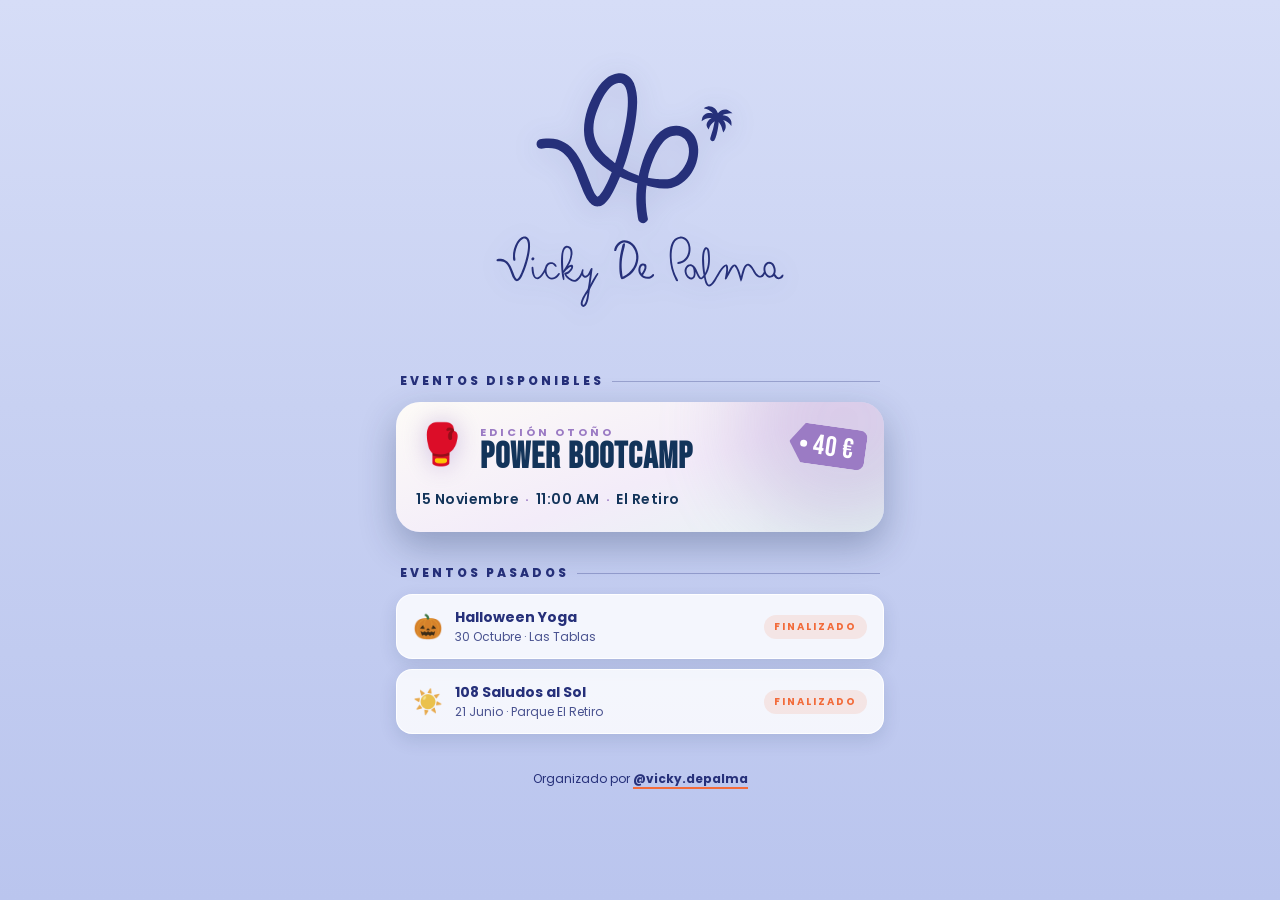
<file: index.html>
<!DOCTYPE html>
<html lang="es">
<head>
<meta charset="UTF-8">
<meta name="viewport" content="width=device-width, initial-scale=1.0">
<title>Vicky De Palma · Eventos</title>
<link href="https://fonts.googleapis.com/css2?family=Bebas+Neue&family=Poppins:wght@400;500;600;700;800&display=swap" rel="stylesheet">
<style>
  * { margin: 0; padding: 0; box-sizing: border-box; }

  body {
    font-family: 'Poppins', sans-serif;
    min-height: 100vh;
    color: #26307A;
    background:
      linear-gradient(180deg, #D6DDF7 0%, #C8D1F2 45%, #BAC5EE 100%);
    background-attachment: fixed;
  }

  .wrap { max-width: 520px; margin: 0 auto; padding: 40px 16px 48px; }

  header { text-align: center; margin-bottom: 32px; }
  .logo {
    display: block; width: min(300px, 78%); height: auto; margin: 0 auto 14px;
    filter: drop-shadow(0 4px 14px rgba(38,48,122,0.15));
    animation: float 6s ease-in-out infinite;
  }
  @keyframes float { 0%,100% { transform: translateY(0); } 50% { transform: translateY(-6px); } }

  .section-title {
    font-size: 12px; font-weight: 800; letter-spacing: 3px; text-transform: uppercase;
    color: #26307A; margin: 0 4px 12px; display: flex; align-items: center; gap: 8px;
  }
  .section-title::after { content: ''; flex: 1; height: 1px; background: rgba(38,48,122,0.3); }

  .events { display: flex; flex-direction: column; gap: 16px; margin-bottom: 32px; }

  .event {
    position: relative; overflow: hidden; display: block; text-decoration: none;
    border-radius: 24px; padding: 22px 20px;
    color: var(--text); background: var(--bg);
    box-shadow: 0 14px 36px rgba(20,40,80,0.30);
    animation: rise .5s ease both;
    transition: transform .15s, box-shadow .15s;
  }
  .event:hover, .event:focus-visible { transform: translateY(-3px); box-shadow: 0 18px 40px rgba(20,40,80,0.36), 0 0 0 3px var(--glow); outline: none; }
  .event:active { transform: translateY(-1px); }
  /* Evento pospuesto: tarjeta en gris, sin enlace, con cinta de "obras" */
  .event.pospuesto { cursor: default; --bg: linear-gradient(160deg, #F2F2F4 0%, #DCDCE2 100%); --text: #55565E; --accent: #8A8B94; --glow: transparent; --btn-hover-text: #FFFFFF; }
  .event.pospuesto:hover, .event.pospuesto:active { transform: none; box-shadow: 0 14px 36px rgba(20,40,80,0.30); }
  .event.pospuesto > :not(.cinta) { filter: grayscale(1); opacity: .75; }
  .cinta {
    position: relative; margin: 18px -30px 0; padding: 7px 0; transform: rotate(-3deg);
    background: repeating-linear-gradient(-45deg, #FFD23F 0 16px, #1E1E1E 16px 32px);
    box-shadow: 0 4px 12px rgba(0,0,0,0.25); text-align: center;
  }
  .cinta span {
    display: inline-block; padding: 4px 14px 2px; background: #FFD23F; color: #1E1E1E;
    font-family: 'Bebas Neue', sans-serif; font-size: 22px; letter-spacing: 2px; line-height: 1;
  }
  .event:nth-child(2) { animation-delay: .08s; }
  .event:nth-child(3) { animation-delay: .16s; }
  @keyframes rise { from { opacity: 0; transform: translateY(14px); } to { opacity: 1; transform: none; } }

  .event::before {
    content: ''; position: absolute; width: 220px; height: 220px; border-radius: 50%;
    top: -90px; right: -70px; background: var(--accent); opacity: .28; filter: blur(40px);
  }

  .event-top { position: relative; display: flex; align-items: flex-start; gap: 14px; }
  .event-emoji { font-size: 40px; line-height: 1; filter: drop-shadow(0 0 12px var(--glow)); }
  .event-kicker { font-size: 11px; font-weight: 700; letter-spacing: 3px; text-transform: uppercase; color: var(--accent); }
  .event-name { font-family: 'Bebas Neue', sans-serif; font-size: 36px; line-height: .95; letter-spacing: 1px; }

  .event-info { position: relative; margin: 14px 0 0; font-size: clamp(12px, 3.6vw, 14px); font-weight: 600; letter-spacing: .5px; }
  .event-info .item { white-space: nowrap; }
  .event-info .sep { color: var(--accent); margin: 0 6px; }

  .event-top.con-precio { padding-right: 96px; }

  /* Precio como etiqueta (price tag) */
  .event-tag {
    position: absolute; top: 24px; right: 18px; z-index: 1;
    transform: rotate(8deg);
    padding: 7px 12px 5px 24px;
    font-family: 'Bebas Neue', sans-serif; font-size: 28px; line-height: 1; letter-spacing: 1px;
    color: var(--btn-hover-text); background: var(--accent);
    border-radius: 4px 8px 8px 4px;
    clip-path: polygon(14px 0, 100% 0, 100% 100%, 14px 100%, 0 50%);
  }
  .event-tag::before {
    content: ''; position: absolute; left: 11px; top: 50%; width: 7px; height: 7px; margin-top: -3.5px;
    border-radius: 50%; background: var(--btn-hover-text);
  }


  /* Early bird: la etiqueta muestra el precio rebajado y una franja explica hasta cuándo */
  .eb-strip { position: relative; display: inline-flex; align-items: baseline; gap: 6px; margin-top: 12px; padding: 5px 12px; border-radius: 100px; border: 1.5px dashed var(--accent); font-size: 12px; font-weight: 600; }
  .eb-strip b { color: var(--accent); letter-spacing: 1.5px; text-transform: uppercase; font-size: 11px; }

  /* Past events: compact and muted */
  .past { display: flex; flex-direction: column; gap: 10px; }
  .past-item {
    display: flex; align-items: center; gap: 12px;
    padding: 12px 16px; border-radius: 16px;
    background: rgba(255,255,255,0.82); border: 1.5px solid rgba(255,255,255,0.9); box-shadow: 0 6px 18px rgba(20,40,80,0.12);
  }
  .past-item .e { font-size: 24px; filter: grayscale(.3); }
  .past-item .n { font-weight: 700; font-size: 14px; }
  .past-item .d { font-size: 12px; color: #4a5390; }
  .past-item .tag {
    margin-left: auto; font-size: 10px; font-weight: 700; letter-spacing: 2px; text-transform: uppercase;
    color: #F26B3A; background: rgba(242,107,58,0.12); padding: 4px 10px; border-radius: 100px;
  }

  .empty {
    text-align: center; padding: 28px 20px; border-radius: 24px;
    background: rgba(255,255,255,0.8); border: 1.5px dashed rgba(38,48,122,0.35);
    color: #4a5390; font-weight: 500;
  }
  .empty strong { display: block; font-size: 16px; color: #26307A; margin-bottom: 4px; }

  footer { text-align: center; margin-top: 36px; font-size: 12px; color: #26307A; }
  footer a { color: #26307A; font-weight: 700; text-decoration: none; border-bottom: 2px solid #F26B3A; }
  footer a:hover { color: #F26B3A; }
</style>
</head>
<body>
<div class="wrap">
  <header>
    <h1><img class="logo" src="vickydepalma-azul.svg" alt="Vicky De Palma"></h1>
  </header>

  <h2 class="section-title">Eventos disponibles</h2>
  <div class="events" id="active"></div>

  <div id="past-section">
    <h2 class="section-title">Eventos pasados</h2>
    <div class="past" id="past"></div>
  </div>

  <footer>
    Organizado por
    <a href="https://instagram.com/vicky.depalma" target="_blank" rel="noopener">@vicky.depalma</a>
  </footer>
</div>

<script>
/* =========================================================
   LISTA DE EVENTOS
   Para añadir un evento: copia un bloque, cambia los datos
   y pon "activo: true". "precio" es opcional. "earlyBird" también:
   { precio: "15 €", hasta: "2026-10-10" } (hasta ese día incluido, hora de Madrid). Para cerrarlo, "activo: false"
   (pasa automáticamente a "Eventos pasados"; para cerrar también su formulario,
   pon "finalizado: true" en el EVENTO de su carpeta). Si se pospone, "pospuesto: true": la tarjeta deja de llevar
   al formulario, la fecha pasa a "Próximamente" y sale el aviso "Pospuesto hasta nuevo aviso".
   "carpeta" es el nombre de la carpeta en el repo.
   ========================================================= */
const EVENTOS = [
  {
    carpeta: "power-bootcamp",
    activo: true,
    emoji: "🥊",
    tipo: "Edición otoño",
    nombre: "Power Bootcamp",
    fecha: "15 Noviembre",
    hora: "11:00 AM",
    lugar: "El Retiro",
    precio: "40 €",
    tema: "otono"
  },
  {
    carpeta: "halloween-yoga",
    activo: false,
    emoji: "🎃",
    tipo: "Clase especial",
    nombre: "Halloween Yoga",
    fecha: "30 Octubre",
    hora: "6:15 PM",
    lugar: "Las Tablas",
    precio: "20 €",
    earlyBird: { precio: "15 €", hasta: "2026-10-10" },
    tema: "halloween"
  },
  {
    carpeta: "108-saludos-al-sol",
    activo: false,
    emoji: "☀️",
    tipo: "2ª Edición",
    nombre: "108 Saludos al Sol",
    fecha: "21 Junio",
    hora: "10:00 AM",
    lugar: "Parque El Retiro",
    tema: "verano"
  }
];

/* Paletas de cada tema (puedes crear nuevas) */
const TEMAS = {
  otono: {
    "--bg": "linear-gradient(160deg, #FDFBF7 0%, #F3ECF9 55%, #E6F4F3 100%)",
    "--text": "#13345A", "--accent": "#9B7BC4", "--glow": "rgba(155,123,196,0.45)",
    "--btn-bg": "#13345A", "--btn-text": "#FFFFFF", "--btn-border": "#13345A",
    "--btn-hover-bg": "#9B7BC4", "--btn-hover-text": "#FFFFFF"
  },
  halloween: {
    "--bg": "linear-gradient(160deg, #221e1a 0%, #141210 100%)",
    "--text": "#EFE3CF", "--accent": "#FF7A1A", "--glow": "rgba(255,122,26,0.45)",
    "--btn-bg": "#141210", "--btn-text": "#FF7A1A", "--btn-border": "#FF7A1A",
    "--btn-hover-bg": "#FF7A1A", "--btn-hover-text": "#141210"
  },
  verano: {
    "--bg": "linear-gradient(160deg, #FF6B47 0%, #FFD93D 40%, #4ECDC4 80%, #A8E6CF 100%)",
    "--text": "#FFFFFF", "--accent": "#FFFFFF", "--glow": "rgba(255,217,61,0.6)",
    "--btn-bg": "#FFFFFF", "--btn-text": "#E05A30", "--btn-border": "#FFFFFF",
    "--btn-hover-bg": "#FFF4E8", "--btn-hover-text": "#E05A30"
  }
};

// Early bird vigente si hoy (en Madrid) es como mucho el día "hasta"
const hoyMadrid = new Date().toLocaleDateString('sv-SE', { timeZone: 'Europe/Madrid' });
const earlyBird = e => e.earlyBird && hoyMadrid <= e.earlyBird.hasta ? e.earlyBird : null;
const diaMes = f => new Date(f + 'T12:00:00Z').toLocaleDateString('es-ES', { day: 'numeric', month: 'long', timeZone: 'UTC' });

const esc = s => String(s).replace(/[&<>"']/g, c => ({'&':'&amp;','<':'&lt;','>':'&gt;','"':'&quot;',"'":'&#39;'}[c]));

// Ordenados por fecha ("14 Noviembre"); los pospuestos van al final
const MESES = ['enero','febrero','marzo','abril','mayo','junio','julio','agosto','septiembre','octubre','noviembre','diciembre'];
const orden = e => { const [d, m] = String(e.fecha).toLowerCase().split(/\s+/); return MESES.indexOf(m) * 100 + (parseInt(d) || 0); };
const activos = EVENTOS.filter(e => e.activo).sort((a, b) => !!a.pospuesto - !!b.pospuesto || orden(a) - orden(b));
const pasados = EVENTOS.filter(e => !e.activo);

const activeEl = document.getElementById('active');
if (activos.length === 0) {
  activeEl.innerHTML = `<div class="empty"><strong>Pronto habrá nuevos eventos ✨</strong>Sígueme en Instagram para enterarte.</div>`;
} else {
  activos.forEach(e => {
    const card = document.createElement(e.pospuesto ? 'div' : 'a');
    card.className = e.pospuesto ? 'event pospuesto' : 'event';
    if (!e.pospuesto) {
      card.href = `./${encodeURIComponent(e.carpeta)}/`;
      card.setAttribute('aria-label', `Apuntarme a ${e.nombre}`);
    }
    if (!e.pospuesto) Object.entries(TEMAS[e.tema] || TEMAS.verano).forEach(([k, v]) => card.style.setProperty(k, v));
    const eb = earlyBird(e);
    const precio = eb ? eb.precio : e.precio;
    const tag = precio ? `<div class="event-tag">${esc(precio)}</div>` : '';
    const extra = e.pospuesto ? `<div class="cinta"><span>Pospuesto hasta nuevo aviso</span></div>`
      : eb ? `<p class="eb-strip"><b>Early bird</b> hasta el ${esc(diaMes(eb.hasta))} · luego ${esc(e.precio)}</p>` : '';
    const info = e.pospuesto ? ['Próximamente', e.lugar] : [e.fecha, e.hora, e.lugar];
    card.innerHTML = `
      ${tag}
      <div class="event-top${precio ? ' con-precio' : ''}">
        <span class="event-emoji">${esc(e.emoji)}</span>
        <div>
          <p class="event-kicker">${esc(e.tipo)}</p>
          <h3 class="event-name">${esc(e.nombre)}</h3>
        </div>
      </div>
      <p class="event-info">${info.filter(Boolean).map(x => `<span class="item">${esc(x)}</span>`).join('<span class="sep">·</span><wbr>')}</p>${extra}`;
    activeEl.appendChild(card);
  });
}

if (pasados.length === 0) {
  document.getElementById('past-section').style.display = 'none';
} else {
  const pastEl = document.getElementById('past');
  pasados.forEach(e => {
    const row = document.createElement('div');
    row.className = 'past-item';
    row.innerHTML = `
      <span class="e">${esc(e.emoji)}</span>
      <div><div class="n">${esc(e.nombre)}</div><div class="d">${esc(e.fecha)} · ${esc(e.lugar)}</div></div>
      <span class="tag">Finalizado</span>`;
    pastEl.appendChild(row);
  });
}
</script>
</body>
</html>
</file>
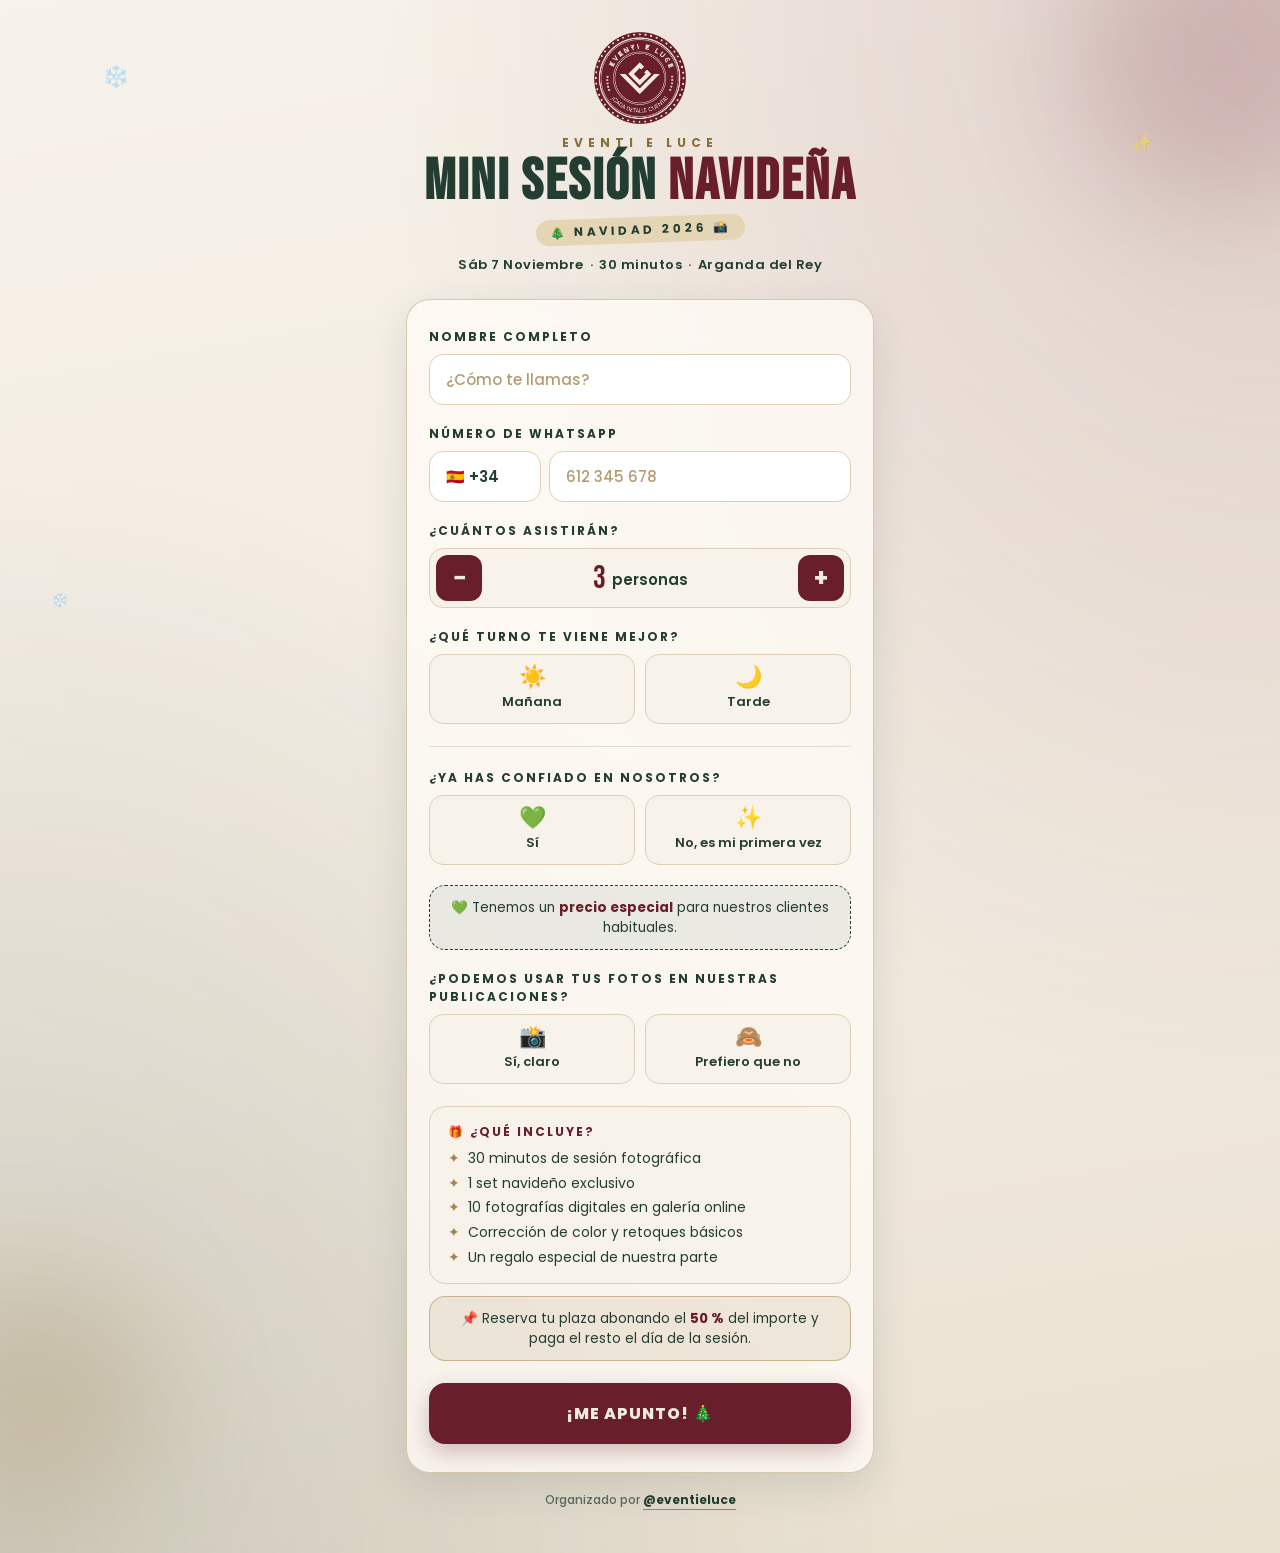
<file: mini-sesion-navidena/index.html>
<!DOCTYPE html>
<html lang="es">
<head>
<meta charset="UTF-8">
<meta name="viewport" content="width=device-width, initial-scale=1.0">
<title>Mini sesión navideña · Eventi e Luce</title>
<link href="https://fonts.googleapis.com/css2?family=Bebas+Neue&family=Poppins:wght@400;500;600;700;800&display=swap" rel="stylesheet">
<link rel="stylesheet" href="../assets/forms.css">
<style>
  /* Paleta navideña clásica: burdeos, verde abeto, marfil y oro viejo */
  :root {
    --page-bg: #F1EADF;
    --wrap-bg:
      radial-gradient(ellipse at 100% 0%, rgba(104,31,43,0.16) 0%, transparent 50%),
      radial-gradient(ellipse at 0% 100%, rgba(36,61,50,0.16) 0%, transparent 50%),
      linear-gradient(170deg, #F7F2EA 0%, #F1EADF 60%, #EAE0D0 100%);
    --ink: #243D32;
    --accent: #681F2B;
    --accent-strong: #8A6D3B;
    --on-accent: #F1EADF;
    --highlight: #E4D5B5;

    --blob1: #681F2B; --blob1-opacity: 0.16;
    --blob2: #A18450; --blob2-opacity: 0.25;

    --card-bg: rgba(255,252,247,0.78);
    --card-border: rgba(161,132,80,0.40);
    --card-shadow: 0 14px 40px rgba(36,61,50,0.12);
    --input-bg: #FFFFFF;
    --input-border: #DCCFB6;
    --input-text: #243D32;
    --placeholder: #A18450;
    --focus-ring: rgba(104,31,43,0.20);
    --option-bg: #F8F3EA;
    --option-border: #DCCFB6;
    --option-hover: #EFE6D6;
    --option-shadow: 0 6px 18px rgba(104,31,43,0.35);
    --divider: rgba(36,61,50,0.14);

    --btn-bg: #681F2B;
    --btn-text: #F1EADF;
    --btn-border: #681F2B;
    --btn-shadow: 0 8px 22px rgba(104,31,43,0.28);
    --btn-hover-bg: #243D32;
    --btn-hover-text: #F1EADF;
    --btn-hover-shadow: 0 10px 28px rgba(36,61,50,0.35);
    --spinner: #F1EADF;
    --spinner-track: rgba(241,234,223,0.35);

    --footer-text: rgba(36,61,50,0.7);
    --footer-underline: #A18450;
    --footer-hover: #681F2B;
    --success-title: #681F2B;
    --link-underline: rgba(161,132,80,0.6);
    --box-bg: #F8F3EA;
    --box-border: #DCCFB6;
    --box-strong: #681F2B;

    --picker-border: #DCCFB6;
    --picker-hover: #F8F3EA;

    --deco-opacity: 0.6;
    --deco-anim: snow 8s ease-in-out infinite;
  }

  @keyframes snow {
    0%,100% { transform: translate(0,0) rotate(-8deg); }
    50% { transform: translate(6px,14px) rotate(8deg); }
  }

  /* Logo de Eventi e Luce (recoloreado en burdeos) en lugar del emoji grande */
  .logo { display: block; width: 92px; height: 92px; margin: 0 auto 10px; }
  .title { font-size: 58px; }
  .edition { background: var(--highlight); color: #243D32; }

  .incluye { margin-top: 22px; padding: 16px 18px; border-radius: 16px; background: #F8F3EA; border: 1.5px solid #DCCFB6; text-align: left; }
  .incluye-titulo { margin: 0 0 8px; font-size: 12px; font-weight: 700; letter-spacing: 2px; text-transform: uppercase; color: #681F2B; }
  .incluye ul { list-style: none; display: grid; gap: 5px; font-size: 14px; line-height: 1.4; color: #243D32; }
  .incluye li::before { content: '✦'; color: #A18450; margin-right: 8px; }

  .nota { margin-top: 12px; padding: 12px 16px; border-radius: 16px; font-size: 13.5px; line-height: 1.45; text-align: center; }
  .nota.verde { background: rgba(36,61,50,0.08); border: 1.5px dashed #243D32; color: #243D32; }
  .nota.oro { background: rgba(161,132,80,0.14); border: 1.5px solid rgba(161,132,80,0.5); color: #243D32; }
  .nota strong { color: #681F2B; }

  /* Selector de número de asistentes (1 a 10) */
  .contador { align-items: center; justify-content: space-between; padding: 6px; border-radius: 14px; border: 1.5px solid var(--option-border); background: var(--option-bg); }
  .contador-btn {
    width: 46px; height: 46px; flex-shrink: 0; border-radius: 12px; border: none;
    background: #681F2B; color: #F1EADF; font: 700 24px 'Poppins', sans-serif; line-height: 1; cursor: pointer;
    transition: background .15s, opacity .15s;
  }
  .contador-btn:hover { background: #243D32; }
  .contador-btn:disabled { opacity: .3; cursor: not-allowed; background: #681F2B; }
  .contador-num { font-size: 15px; font-weight: 600; color: #243D32; }
  .contador-num strong { font-family: 'Bebas Neue', sans-serif; font-size: 32px; font-weight: 400; color: #681F2B; vertical-align: -3px; margin-right: 2px; }

  .s-box.oro { background: rgba(161,132,80,0.14); border-color: rgba(161,132,80,0.5); }
  .s-logos img { width: 76px; height: 76px; }

  @media (max-width: 480px) {
    .logo { width: 64px; height: 64px; margin-bottom: 6px; }
    .title { font-size: 42px; }
    .incluye { margin-top: 14px; padding: 12px 14px; }
    .incluye ul { font-size: 13px; gap: 3px; }
    .nota { padding: 9px 12px; font-size: 12.5px; }
  }
</style>
</head>
<body>
<div class="page">
  <div class="blob blob1"></div>
  <div class="blob blob2"></div>
  <span class="deco deco1">❄️</span>
  <span class="deco deco2">✨</span>
  <span class="deco deco3">❄️</span>

  <div class="inner">
    <div class="header">
      <img class="logo" src="../eventieluce-burdeos.png" alt="Eventi e Luce" />
      <p class="kicker">Eventi e Luce</p>
      <h1 class="title">Mini sesión <span>navideña</span></h1>
      <span class="edition">🎄 Navidad 2026 📸</span>
      <p class="info">Sáb 7 Noviembre<span class="sep">·</span>30 minutos<span class="sep">·</span>Arganda del Rey</p>
    </div>

    <div class="card">
      <div id="f-form">
        <div class="field">
          <label for="f-nombre">Nombre completo</label>
          <input type="text" id="f-nombre" placeholder="¿Cómo te llamas?" autocomplete="name" />
        </div>

        <div class="field">
          <label for="f-whatsapp">Número de WhatsApp</label>
          <div class="phone-row">
            <select id="f-country" aria-label="Código de país"></select>
            <input type="tel" id="f-whatsapp" inputmode="numeric" placeholder="612 345 678" autocomplete="tel-national" maxlength="15" />
          </div>
          <p class="field-error" id="f-whatsapp-error"></p>
        </div>

        <div class="field">
          <label>¿Cuántos asistirán?</label>
          <!-- Selector − / +: el número va en un radio oculto para que form.js lo envíe como { asistentes: "3" } -->
          <div class="radio-group contador" data-campo="asistentes" data-falta="¿Cuántas personas asistirán? 👨‍👩‍👧">
            <input type="radio" name="asistentes" id="asistentes" value="3" checked hidden />
            <button type="button" class="contador-btn" id="asistentes-menos" aria-label="Una persona menos">−</button>
            <p class="contador-num"><strong id="asistentes-num">3</strong> <span id="asistentes-txt">personas</span></p>
            <button type="button" class="contador-btn" id="asistentes-mas" aria-label="Una persona más">+</button>
          </div>
        </div>

        <div class="field">
          <label>¿Qué turno te viene mejor?</label>
          <div class="radio-group" data-campo="turno" data-falta="¿Qué turno te viene mejor, mañana o tarde? ⏰">
            <div class="radio-option">
              <input type="radio" name="turno" id="turno-1" value="Mañana" />
              <label for="turno-1"><span class="emoji">☀️</span>Mañana</label>
            </div>
            <div class="radio-option">
              <input type="radio" name="turno" id="turno-2" value="Tarde" />
              <label for="turno-2"><span class="emoji">🌙</span>Tarde</label>
            </div>
          </div>
        </div>

        <div class="divider"></div>

        <div class="field">
          <label>¿Ya has confiado en nosotros?</label>
          <div class="radio-group" data-campo="cliente" data-falta="Cuéntanos si ya has sido cliente de Eventi e Luce 💚">
            <div class="radio-option">
              <input type="radio" name="cliente" id="cliente-1" value="Sí" />
              <label for="cliente-1"><span class="emoji">💚</span>Sí</label>
            </div>
            <div class="radio-option">
              <input type="radio" name="cliente" id="cliente-2" value="No" />
              <label for="cliente-2"><span class="emoji">✨</span>No, es mi primera vez</label>
            </div>
          </div>
        </div>
        <div class="nota verde">💚 Tenemos un <strong>precio especial</strong> para nuestros clientes habituales.</div>

        <div class="field" style="margin-top:20px;">
          <label>¿Podemos usar tus fotos en nuestras publicaciones?</label>
          <div class="radio-group" data-campo="fotos" data-falta="Falta responder la pregunta sobre las fotos 📸">
            <div class="radio-option">
              <input type="radio" name="fotos" id="fotos-1" value="Sí" />
              <label for="fotos-1"><span class="emoji">📸</span>Sí, claro</label>
            </div>
            <div class="radio-option">
              <input type="radio" name="fotos" id="fotos-2" value="No" />
              <label for="fotos-2"><span class="emoji">🙈</span>Prefiero que no</label>
            </div>
          </div>
        </div>

        <div class="incluye">
          <p class="incluye-titulo">🎁 ¿Qué incluye?</p>
          <ul>
            <li>30 minutos de sesión fotográfica</li>
            <li>1 set navideño exclusivo</li>
            <li>10 fotografías digitales en galería online</li>
            <li>Corrección de color y retoques básicos</li>
            <li>Un regalo especial de nuestra parte</li>
          </ul>
        </div>

        <div class="nota oro">📌 Reserva tu plaza abonando el <strong>50 %</strong> del importe y paga el resto el día de la sesión.</div>

        <div class="error-msg" id="f-error">😅 Algo salió mal, por favor inténtalo de nuevo.</div>

        <button class="submit-btn" id="f-btn">
          <span id="f-btn-text">¡Me apunto! 🎄</span>
          <span class="spinner" id="f-spinner"></span>
        </button>
      </div>

      <div class="success" id="f-success">
        <span class="icon">🎅🏻</span>
        <p class="s-title">¡Gracias!</p>
        <p class="s-msg"><strong>¡Te responderemos en breve para reservar tu plaza!</strong> ✨📸</p>

        <div class="s-box">
          📅 <strong>Sábado 7 de noviembre</strong> · sesión de 30 minutos<br>
          📍 Arganda del Rey (te enviaremos la ubicación exacta)
        </div>
        <div class="s-box oro">
          📌 Reserva tu plaza abonando el <strong>50 %</strong> del importe y paga el resto el día de la sesión.
        </div>
        <p class="s-msg" style="margin-top:18px; font-size:14px;">Las sonrisas, los abrazos y la ilusión de la Navidad merecen convertirse en recuerdos para siempre. 🎅🏻❤️</p>

        <button class="submit-btn share-btn" id="f-share">Compártelo 🎄📸</button>

        <div class="s-logos">
          <img src="../eventieluce-burdeos.png" alt="Eventi e Luce" />
        </div>
      </div>
    </div>

    <p class="footer">
      Organizado por
      <a href="https://instagram.com/eventieluce" target="_blank" rel="noopener">@eventieluce</a>
    </p>
  </div>
</div>

<script>
const EVENTO = {
  id: "mini-sesion-navidena-2026",
  nombre: "Mini sesión navideña 2026",
  archivo: "mini-sesion-navidena",
  // Sin hora fija (turno de mañana o tarde): no hay botón de calendario
  calendario: {
    titulo: "Mini sesión navideña 🎄📸 Eventi e Luce",
    inicio: "2026-11-07",
    lugar: "",   // vacío: el WhatsApp del email no menciona lugar hasta tener la dirección exacta
    descripcion: "Mini sesión fotográfica navideña de 30 minutos con Eventi e Luce."
  },
  compartir: "🎄📸 ¡Reservé una mini sesión navideña con Eventi e Luce! 7 de noviembre en Arganda del Rey: 30 minutos de fotos en un set navideño exclusivo. Reserva la tuya aquí:",
  pago: {
    mensaje: "Para reservar tu plaza se abona el 50 % del importe y el resto se paga el día de la sesión. Te paso el importe y los datos para el pago. ¿Qué hora te viene mejor dentro de tu turno?"
  }
};
</script>
<script src="../assets/form.js"></script>
<script>
(() => {
  const MIN = 1, MAX = 10;
  const radio = document.getElementById('asistentes');
  const menos = document.getElementById('asistentes-menos');
  const mas = document.getElementById('asistentes-mas');
  function poner(n) {
    n = Math.min(MAX, Math.max(MIN, n));
    radio.value = String(n);
    document.getElementById('asistentes-num').textContent = n;
    document.getElementById('asistentes-txt').textContent = n === 1 ? 'persona' : 'personas';
    menos.disabled = n === MIN;
    mas.disabled = n === MAX;
  }
  menos.addEventListener('click', () => poner(+radio.value - 1));
  mas.addEventListener('click', () => poner(+radio.value + 1));
  poner(+radio.value);
})();
</script>
</body>
</html>
</file>
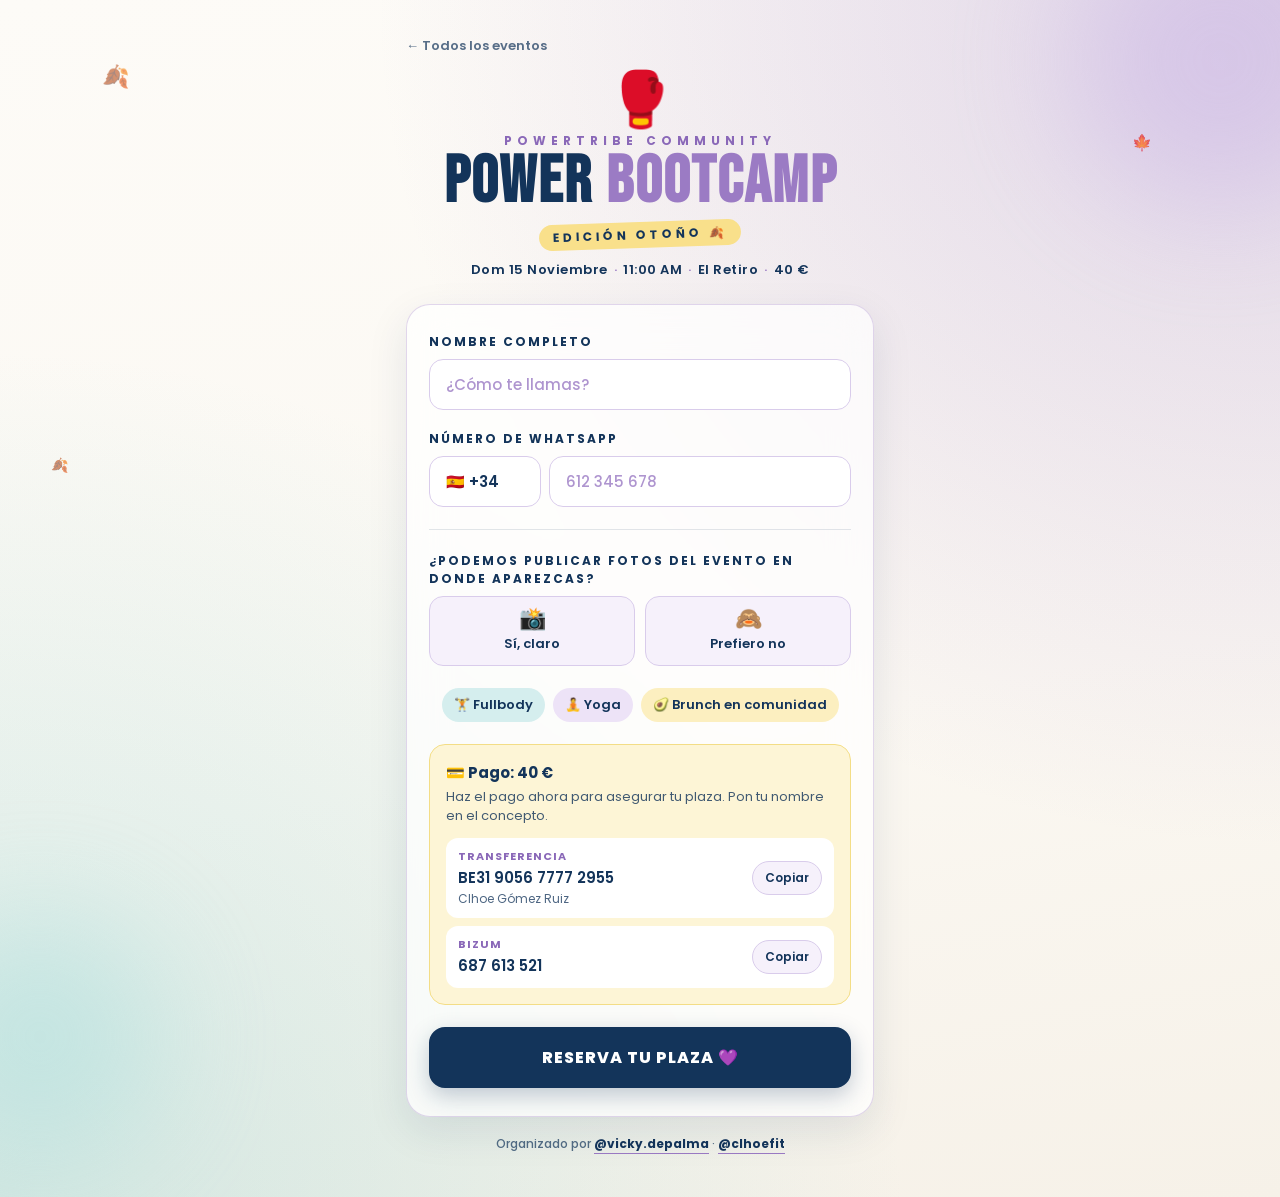
<file: power-bootcamp/index.html>
<!DOCTYPE html>
<html lang="es">
<head>
<meta charset="UTF-8">
<meta name="viewport" content="width=device-width, initial-scale=1.0">
<title>Power Bootcamp · Inscripción</title>
<link href="https://fonts.googleapis.com/css2?family=Bebas+Neue&family=Poppins:wght@400;500;600;700;800&display=swap" rel="stylesheet">
<link rel="stylesheet" href="../assets/forms.css">
<style>
  /* Paleta del cartel: marino, lila, amarillo, turquesa y crema (el resto de colores son los de assets/forms.css) */
  :root {
    --wrap-bg:
      radial-gradient(ellipse at 100% 0%, rgba(155,123,196,0.30) 0%, transparent 50%),
      radial-gradient(ellipse at 0% 100%, rgba(120,200,200,0.30) 0%, transparent 50%),
      linear-gradient(170deg, #FDFBF7 0%, #FBF8F2 60%, #F6F1E8 100%);
    --deco-anim: drift 7s ease-in-out infinite;
    --hero-anim: punch 3s ease-in-out infinite;
  }

  @keyframes drift {
    0%,100% { transform: translate(0,0) rotate(-10deg); }
    25% { transform: translate(8px,6px) rotate(8deg); }
    50% { transform: translate(-4px,12px) rotate(-4deg); }
    75% { transform: translate(-8px,4px) rotate(10deg); }
  }
  @keyframes punch {
    0%,100% { transform: scale(1) rotate(-6deg); filter: drop-shadow(0 6px 14px rgba(155,123,196,0.45)); }
    50% { transform: scale(1.08) rotate(4deg); filter: drop-shadow(0 8px 22px rgba(155,123,196,0.75)); }
  }

  .submit-btn.alt { background: #FFFFFF; color: #13345A; box-shadow: none; }
  .submit-btn.alt:hover { background: #F6F1FB; }

  .perks { display: flex; flex-wrap: wrap; justify-content: center; gap: 8px; margin-top: 22px; }
  .perk { padding: 7px 12px; border-radius: 100px; font-size: 13px; font-weight: 600; color: #13345A; }
  .perk:nth-child(1) { background: #D5EEEE; }
  .perk:nth-child(2) { background: #EDE3F7; }
  .perk:nth-child(3) { background: #FCEFC0; }

  .s-box.yellow { background: #FDF5D6; border-color: #F3DD86; }

  /* Datos de pago, antes de reservar */
  .pago { margin-top: 22px; padding: 16px; border-radius: 16px; background: #FDF5D6; border: 1.5px solid #F3DD86; text-align: left; }
  .pago-titulo { margin: 0 0 4px; font-size: 15px; font-weight: 700; color: #13345A; }
  .pago-nota { margin: 0 0 12px; font-size: 13px; line-height: 1.45; color: #13345A; opacity: .8; }
  .pago-dato {
    display: flex; align-items: center; justify-content: space-between; gap: 10px;
    padding: 10px 12px; border-radius: 12px; background: #FFFFFF; color: #13345A;
  }
  .pago-dato + .pago-dato { margin-top: 8px; }
  .pago-dato small { display: block; font-size: 11px; font-weight: 700; letter-spacing: 1px; text-transform: uppercase; color: #8A68B8; }
  .pago-dato span { font-size: 15px; font-weight: 600; word-break: break-all; }
  .pago-dato em { display: block; font-size: 12px; font-style: normal; opacity: .75; }
  .copiar {
    flex-shrink: 0; padding: 7px 12px; border: 1.5px solid #D9CCEB; border-radius: 100px; background: #F6F1FB;
    color: #13345A; font: 600 12px 'Poppins', sans-serif; cursor: pointer;
  }
  .copiar:hover { background: #EDE3F7; }

  @media (max-width: 480px) {
    .perks { margin-top: 14px; gap: 6px; }
    .perk { font-size: 12px; padding: 6px 10px; }
  }
</style>
</head>
<body>
<div class="page">
  <div class="blob blob1"></div>
  <div class="blob blob2"></div>
  <span class="deco deco1">🍂</span>
  <span class="deco deco2">🍁</span>
  <span class="deco deco3">🍂</span>

  <div class="inner">
    <a class="back" href="../">← Todos los eventos</a>

    <div class="header">
      <span class="hero-emoji">🥊</span>
      <p class="kicker">Powertribe Community</p>
      <h1 class="title">Power <span>Bootcamp</span></h1>
      <span class="edition">Edición otoño 🍂</span>
      <p class="info">Dom 15 Noviembre<span class="sep">·</span>11:00 AM<span class="sep">·</span>El Retiro<span class="sep">·</span>40 €</p>
    </div>

    <div class="card">
      <div id="f-form">
        <div class="field">
          <label for="f-nombre">Nombre completo</label>
          <input type="text" id="f-nombre" placeholder="¿Cómo te llamas?" autocomplete="name" />
        </div>

        <div class="field">
          <label for="f-whatsapp">Número de WhatsApp</label>
          <div class="phone-row">
            <select id="f-country" aria-label="Código de país"></select>
            <input type="tel" id="f-whatsapp" inputmode="numeric" placeholder="612 345 678" autocomplete="tel-national" maxlength="15" />
          </div>
          <p class="field-error" id="f-whatsapp-error"></p>
        </div>

        <div class="divider"></div>

        <div class="field">
          <label>¿Podemos publicar fotos del evento en donde aparezcas?</label>
          <div class="radio-group" data-campo="fotos" data-falta="Falta responder la pregunta sobre fotos 📸">
            <div class="radio-option">
              <input type="radio" name="fotos" id="fotos-1" value="Sí" />
              <label for="fotos-1"><span class="emoji">📸</span>Sí, claro</label>
            </div>
            <div class="radio-option">
              <input type="radio" name="fotos" id="fotos-2" value="No" />
              <label for="fotos-2"><span class="emoji">🙈</span>Prefiero no</label>
            </div>
          </div>
        </div>

        <div class="perks">
          <span class="perk">🏋️ Fullbody</span>
          <span class="perk">🧘 Yoga</span>
          <span class="perk">🥑 Brunch en comunidad</span>
        </div>

        <div class="pago">
          <p class="pago-titulo">💳 Pago: 40 €</p>
          <p class="pago-nota">Haz el pago ahora para asegurar tu plaza. Pon tu nombre en el concepto.</p>
          <div class="pago-dato">
            <div><small>Transferencia</small><span>BE31 9056 7777 2955</span><em>Clhoe Gómez Ruiz</em></div>
            <button type="button" class="copiar" data-copiar="BE31905677772955">Copiar</button>
          </div>
          <div class="pago-dato">
            <div><small>Bizum</small><span>687 613 521</span></div>
            <button type="button" class="copiar" data-copiar="687613521">Copiar</button>
          </div>
        </div>

        <div class="error-msg" id="f-error">😅 Algo salió mal, por favor inténtalo de nuevo.</div>

        <button class="submit-btn" id="f-btn">
          <span id="f-btn-text">Reserva tu plaza 💜</span>
          <span class="spinner" id="f-spinner"></span>
        </button>
      </div>

      <div class="success" id="f-success">
        <span class="icon">💪</span>
        <p class="s-title">¡Ya casi!</p>
        <p class="s-msg">Tu plaza queda <strong>reservada</strong>. Te escribiremos para confirmar el pago.</p>

        <div class="s-box">
          📅 <strong>Domingo 15 de noviembre · 11:00 AM</strong><br>
          📍 <a href="https://www.google.com/maps/search/?api=1&query=Casita+del+Pescador+Parque+del+Retiro+Madrid" target="_blank" rel="noopener">El Retiro, frente a la Casita del Pescador</a>
        </div>
        <div class="s-box yellow">
          🧘 <strong>Trae tu esterilla, agua y ganas</strong>. Después, ¡brunch juntas! 🥑
        </div>

        <div class="cal-wrap" id="cal-wrap"></div>

        <button class="submit-btn alt share-btn" id="f-share">Compártelo con tus amig@s 💜</button>

        <div class="s-logos">
          <img src="../vickydepalma-lila.png" alt="Vicky De Palma" />
          <img src="../clhoefit.png" alt="Power Tribe Community by Clhoefit" />
        </div>
      </div>
    </div>

    <p class="footer">
      Organizado por
      <a href="https://instagram.com/vicky.depalma" target="_blank" rel="noopener">@vicky.depalma</a>
      ·
      <a href="https://instagram.com/clhoefit" target="_blank" rel="noopener">@clhoefit</a>
    </p>
  </div>
</div>

<script>
const EVENTO = {
  id: "power-bootcamp-2026",
  nombre: "Power Bootcamp",
  archivo: "power-bootcamp",
  calendario: {
    titulo: "Power Bootcamp 🥊 Edición otoño",
    inicio: "2026-11-15 11:00",
    fin: "2026-11-15 13:00",
    lugar: "Casita del Pescador, Parque del Retiro, Madrid",
    descripcion: "Clase especial al aire libre: entrenamiento fullbody, yoga y brunch en comunidad. Trae tu esterilla y agua 💜"
  },
  compartir: "🥊 ¡Me apunté al Power Bootcamp edición otoño! Domingo 15 de noviembre, 11:00 AM en El Retiro: fullbody, yoga y brunch en comunidad 💜 Apúntate aquí:",
  // Este evento sigue con su propio Apps Script (ya tiene inscripciones)
  hojaUrl: "https://script.google.com/macros/s/AKfycbwuebL1IY_HSqZhwuzTEN7mQC2dmtFnq2qzRc5PT33bkHWFUGGLLHoiRkPovN3tnvYw/exec"
};
</script>
<script src="../assets/form.js"></script>
<script>
document.querySelectorAll('.copiar').forEach(btn => btn.addEventListener('click', async () => {
  try { await navigator.clipboard.writeText(btn.dataset.copiar); } catch (err) { return; }
  btn.textContent = '¡Copiado!';
  setTimeout(() => { btn.textContent = 'Copiar'; }, 1800);
}));
</script>
</body>
</html>
</file>
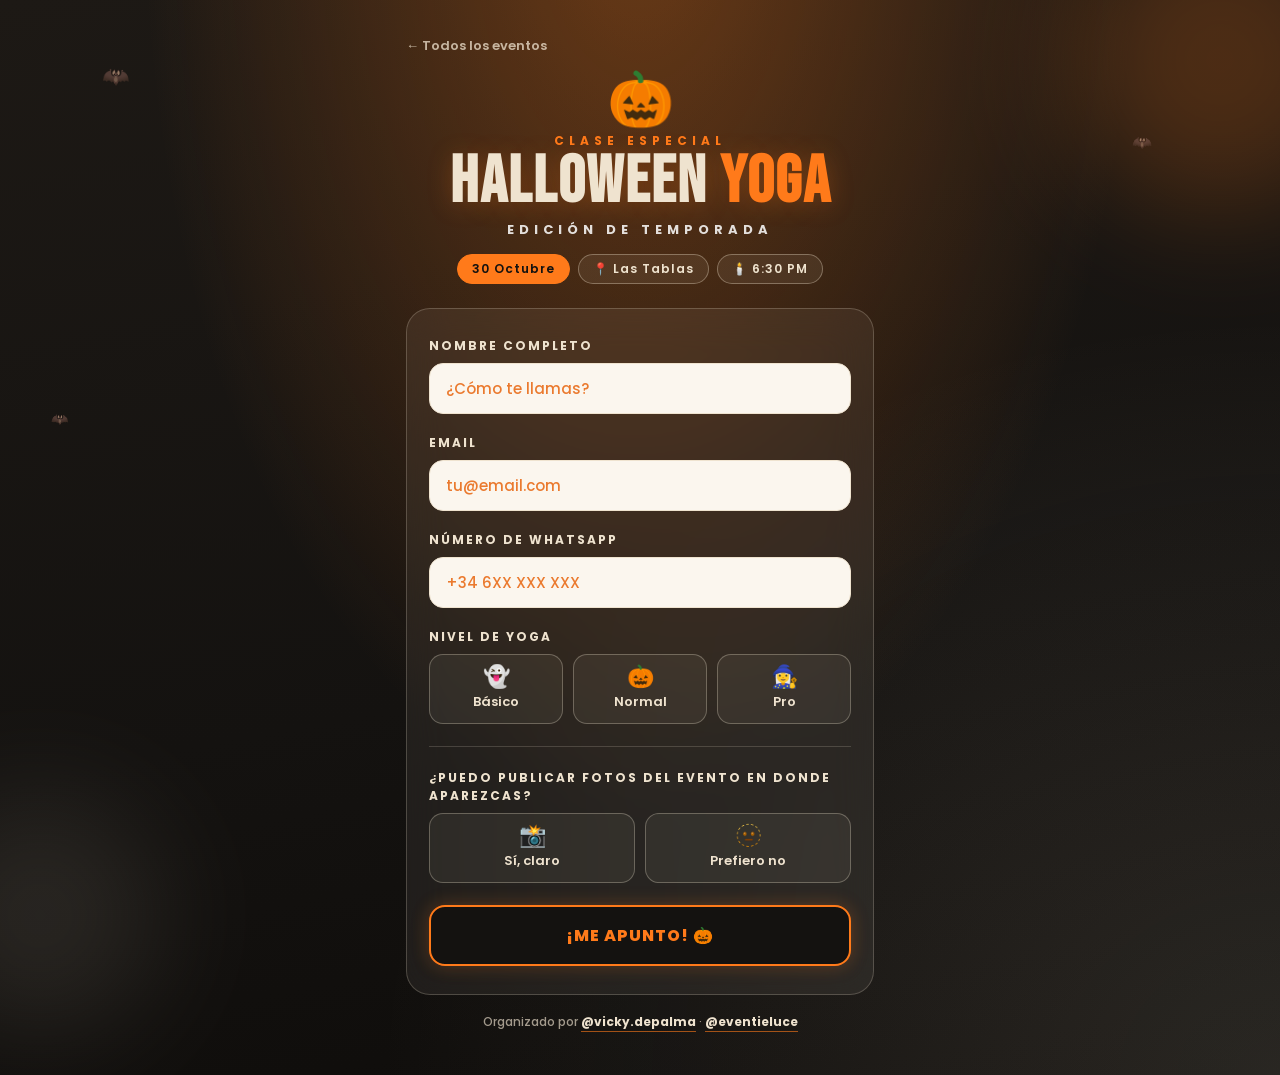
<file: index_1.html>
<!DOCTYPE html>
<html lang="es">
<head>
<meta charset="UTF-8">
<meta name="viewport" content="width=device-width, initial-scale=1.0">
<title>Halloween Yoga · Inscripción</title>
<link href="https://fonts.googleapis.com/css2?family=Bebas+Neue&family=Poppins:wght@400;500;600;700;800&display=swap" rel="stylesheet">
<style>
  * { margin: 0; padding: 0; box-sizing: border-box; }
  body { background: #0e0c0a; }

  .hw-wrap {
    font-family: 'Poppins', sans-serif;
    min-height: 100vh;
    background:
      radial-gradient(ellipse at 50% -10%, rgba(255,122,26,0.35) 0%, transparent 55%),
      radial-gradient(ellipse at 100% 100%, rgba(239,227,207,0.12) 0%, transparent 50%),
      linear-gradient(170deg, #1d1915 0%, #141210 60%, #0e0c0a 100%);
    position: relative;
    overflow: hidden;
  }

  .blob { position: absolute; border-radius: 50%; filter: blur(60px); pointer-events: none; }
  .blob1 { width: 300px; height: 300px; background: #FF7A1A; opacity: 0.22; top: -90px; right: -90px; animation: breathe 7s ease-in-out infinite; }
  .blob2 { width: 240px; height: 240px; background: #EFE3CF; opacity: 0.10; bottom: 40px; left: -80px; animation: breathe 9s ease-in-out infinite reverse; }
  @keyframes breathe { 0%,100% { transform: scale(1); } 50% { transform: scale(1.08); } }

  .bat { position: absolute; font-size: 22px; pointer-events: none; opacity: 0.55; z-index: 1; animation: flutter 6s ease-in-out infinite; }
  .bat1 { top: 60px; left: 8%; }
  .bat2 { top: 130px; right: 10%; font-size: 16px; animation-delay: -2s; }
  .bat3 { top: 38%; left: 4%; font-size: 14px; animation-delay: -4s; }
  @keyframes flutter {
    0%,100% { transform: translate(0,0) rotate(-6deg); }
    25% { transform: translate(8px,-10px) rotate(4deg); }
    50% { transform: translate(-4px,-16px) rotate(-3deg); }
    75% { transform: translate(-8px,-6px) rotate(6deg); }
  }

  .inner { position: relative; z-index: 2; max-width: 500px; margin: 0 auto; padding: 32px 16px 44px; }
  .back { display: inline-block; margin-bottom: 16px; color: #EFE3CF; opacity: .75; font-size: 13px; font-weight: 600; text-decoration: none; }
  .back:hover { opacity: 1; color: #FF7A1A; }
  .header { text-align: center; margin-bottom: 24px; }

  .pumpkin { font-size: 54px; line-height: 1; display: block; margin-bottom: 6px; animation: glow 3s ease-in-out infinite; }
  @keyframes glow {
    0%,100% { filter: drop-shadow(0 0 14px rgba(255,122,26,0.6)); }
    50% { filter: drop-shadow(0 0 26px rgba(255,122,26,0.95)); }
  }

  .kicker { font-size: 12px; font-weight: 700; letter-spacing: 5px; text-transform: uppercase; color: #FF7A1A; margin: 0 0 4px; }
  .title { font-family: 'Bebas Neue', 'Arial Black', sans-serif; font-size: 66px; line-height: 0.88; letter-spacing: 2px; color: #EFE3CF; text-shadow: 0 3px 24px rgba(255,122,26,0.25); }
  .title span { color: #FF7A1A; }
  .subtitle { font-size: 13px; font-weight: 700; letter-spacing: 5px; text-transform: uppercase; color: #FFFFFF; opacity: 0.85; margin-top: 8px; }

  .pills { display: flex; justify-content: center; gap: 8px; margin-top: 14px; flex-wrap: wrap; }
  .pill { background: rgba(239,227,207,0.08); border: 1.5px solid rgba(239,227,207,0.35); border-radius: 100px; padding: 5px 14px; font-size: 12px; font-weight: 600; color: #EFE3CF; letter-spacing: 1px; }
  .pill.accent { background: #FF7A1A; border-color: #FF7A1A; color: #141210; }

  .card { background: rgba(239,227,207,0.07); backdrop-filter: blur(20px); -webkit-backdrop-filter: blur(20px); border: 1.5px solid rgba(239,227,207,0.22); border-radius: 24px; padding: 28px 22px; margin-top: 20px; }

  .field { margin-bottom: 20px; }
  .field > label { display: block; font-size: 12px; font-weight: 700; letter-spacing: 2px; text-transform: uppercase; color: #EFE3CF; margin-bottom: 8px; }

  .field input[type="text"], .field input[type="tel"], .field input[type="email"] {
    width: 100%; padding: 13px 16px; border-radius: 14px;
    border: 1.5px solid #EFE3CF; background: #FBF6EE; color: #141210;
    font-family: 'Poppins', sans-serif; font-size: 15px; font-weight: 600;
    outline: none; transition: border-color .2s, box-shadow .2s;
  }
  .field input::placeholder { color: #E8650E; opacity: 0.85; font-weight: 500; }
  .field input:focus { border-color: #FF7A1A; box-shadow: 0 0 0 3px rgba(255,122,26,0.3); }

  .radio-group { display: flex; gap: 10px; }
  .radio-option { flex: 1; }
  .radio-option input { display: none; }
  .radio-option label {
    display: flex; flex-direction: column; align-items: center; justify-content: center; gap: 4px;
    padding: 11px 8px; border-radius: 14px;
    border: 1.5px solid rgba(239,227,207,0.3); background: rgba(239,227,207,0.06);
    color: #EFE3CF; font-size: 13px; font-weight: 600; cursor: pointer;
    transition: all .18s; text-align: center; white-space: nowrap;
  }
  .radio-option label .emoji { font-size: 22px; line-height: 1; }
  .radio-option label:hover { background: rgba(239,227,207,0.14); }
  .radio-option input:checked + label { background: #FF7A1A; border-color: #FF7A1A; color: #141210; box-shadow: 0 0 20px rgba(255,122,26,0.4); }

  .divider { height: 1px; background: rgba(239,227,207,0.18); margin: 22px 0; }

  .submit-btn {
    width: 100%; padding: 16px; border-radius: 16px;
    border: 2px solid #FF7A1A; background: #141210; color: #FF7A1A;
    font-family: 'Poppins', sans-serif; font-size: 16px; font-weight: 800; letter-spacing: 1px;
    text-transform: uppercase; cursor: pointer; margin-top: 22px;
    box-shadow: 0 0 18px rgba(255,122,26,0.25);
    display: flex; align-items: center; justify-content: center; gap: 8px;
    transition: transform .15s, box-shadow .15s, background .15s, color .15s;
  }
  .submit-btn:hover { transform: translateY(-2px); background: #FF7A1A; color: #141210; box-shadow: 0 8px 28px rgba(255,122,26,0.45); }
  .submit-btn:disabled { opacity: .7; cursor: not-allowed; transform: none; }

  .spinner { width: 18px; height: 18px; border: 2.5px solid rgba(255,122,26,0.3); border-top-color: #FF7A1A; border-radius: 50%; animation: spin .7s linear infinite; display: none; }
  @keyframes spin { to { transform: rotate(360deg); } }

  .error-msg { display: none; margin-top: 14px; padding: 10px 14px; border-radius: 12px; text-align: center; font-size: 13px; font-weight: 600; color: #EFE3CF; background: rgba(255,80,40,0.2); border: 1.5px solid rgba(255,122,26,0.5); }

  .footer { text-align: center; margin-top: 18px; font-size: 12px; color: rgba(239,227,207,0.65); font-weight: 500; }
  .footer a { color: #EFE3CF; font-weight: 700; text-decoration: none; border-bottom: 1.5px solid rgba(255,122,26,0.6); padding-bottom: 1px; }
  .footer a:hover { border-color: #FF7A1A; color: #FFFFFF; }

  .success { display: none; text-align: center; padding: 36px 8px; }
  .success .icon { font-size: 56px; display: block; margin-bottom: 10px; }
  .success .s-title { font-family: 'Bebas Neue', sans-serif; font-size: 44px; color: #FF7A1A; margin-bottom: 8px; letter-spacing: 1px; }
  .success .s-msg { color: #EFE3CF; font-size: 15px; line-height: 1.55; }
</style>
</head>
<body>
<div class="hw-wrap">
  <div class="blob blob1"></div>
  <div class="blob blob2"></div>
  <span class="bat bat1">🦇</span>
  <span class="bat bat2">🦇</span>
  <span class="bat bat3">🦇</span>

  <div class="inner">
    <a class="back" href="../">← Todos los eventos</a>

    <div class="header">
      <span class="pumpkin">🎃</span>
      <p class="kicker">Clase especial</p>
      <h1 class="title">Halloween <span>Yoga</span></h1>
      <p class="subtitle">Edición de temporada</p>
      <div class="pills">
        <span class="pill accent">30 Octubre</span>
        <span class="pill">📍 Las Tablas</span>
        <span class="pill">🕯️ 6:30 PM</span>
      </div>
    </div>

    <div class="card">
      <div id="hw-form">
        <div class="field">
          <label for="hw-nombre">Nombre completo</label>
          <input type="text" id="hw-nombre" placeholder="¿Cómo te llamas?" autocomplete="name" />
        </div>

        <div class="field">
          <label for="hw-email">Email</label>
          <input type="email" id="hw-email" placeholder="tu@email.com" autocomplete="email" />
        </div>

        <div class="field">
          <label for="hw-whatsapp">Número de WhatsApp</label>
          <input type="tel" id="hw-whatsapp" placeholder="+34 6XX XXX XXX" autocomplete="tel" />
        </div>

        <div class="field">
          <label>Nivel de yoga</label>
          <div class="radio-group">
            <div class="radio-option">
              <input type="radio" name="hw-nivel" id="hw-n1" value="Básico" />
              <label for="hw-n1"><span class="emoji">👻</span>Básico</label>
            </div>
            <div class="radio-option">
              <input type="radio" name="hw-nivel" id="hw-n2" value="Normal" />
              <label for="hw-n2"><span class="emoji">🎃</span>Normal</label>
            </div>
            <div class="radio-option">
              <input type="radio" name="hw-nivel" id="hw-n3" value="Pro" />
              <label for="hw-n3"><span class="emoji">🧙‍♀️</span>Pro</label>
            </div>
          </div>
        </div>

        <div class="divider"></div>

        <div class="field">
          <label>¿Puedo publicar fotos del evento en donde aparezcas?</label>
          <div class="radio-group">
            <div class="radio-option">
              <input type="radio" name="hw-fotos" id="hw-f1" value="Sí" />
              <label for="hw-f1"><span class="emoji">📸</span>Sí, claro</label>
            </div>
            <div class="radio-option">
              <input type="radio" name="hw-fotos" id="hw-f2" value="No" />
              <label for="hw-f2"><span class="emoji">🫥</span>Prefiero no</label>
            </div>
          </div>
        </div>

        <div class="error-msg" id="hw-error">😅 Algo salió mal, por favor inténtalo de nuevo.</div>

        <button class="submit-btn" id="hw-btn" onclick="hwSubmit()">
          <span id="hw-btn-text">¡Me apunto! 🎃</span>
          <span class="spinner" id="hw-spinner"></span>
        </button>
      </div>

      <div class="success" id="hw-success">
        <span class="icon">🕸️</span>
        <p class="s-title">¡Te esperamos!</p>
        <p class="s-msg">Tu inscripción está confirmada y te hemos enviado un email.<br>Nos vemos el <strong>30 de octubre</strong> en <strong>Las Tablas</strong> a las <strong>6:30 PM</strong>.<br><br>¡Ven disfrazada si te atreves! 🧙‍♀️</p>
      </div>
    </div>

    <p class="footer">
      Organizado por
      <a href="https://instagram.com/vicky.depalma" target="_blank" rel="noopener">@vicky.depalma</a>
      ·
      <a href="https://instagram.com/eventieluce" target="_blank" rel="noopener">@eventieluce</a>
    </p>
  </div>
</div>

<script>
// ⬇️ Pega aquí la URL de tu Apps Script de Halloween (termina en /exec)
const SHEETS_URL = "PEGA_AQUI_LA_URL_DE_APPS_SCRIPT";

async function hwSubmit() {
  const nombre = document.getElementById('hw-nombre').value.trim();
  const email = document.getElementById('hw-email').value.trim();
  const whatsapp = document.getElementById('hw-whatsapp').value.trim();
  const nivel = document.querySelector('input[name="hw-nivel"]:checked');
  const fotos = document.querySelector('input[name="hw-fotos"]:checked');

  if (!nombre) { alert('Por favor escribe tu nombre 🙂'); return; }
  if (!/^[^\s@]+@[^\s@]+\.[^\s@]+$/.test(email)) { alert('Revisa tu email ✉️'); return; }
  if (!whatsapp) { alert('Por favor añade tu número de WhatsApp 📱'); return; }
  if (!nivel) { alert('¿Cuál es tu nivel de yoga? 🧘'); return; }
  if (!fotos) { alert('Falta responder la pregunta sobre fotos 📸'); return; }

  const btn = document.getElementById('hw-btn');
  const btnText = document.getElementById('hw-btn-text');
  const spinner = document.getElementById('hw-spinner');
  const errorMsg = document.getElementById('hw-error');

  btn.disabled = true;
  btnText.textContent = 'Enviando...';
  spinner.style.display = 'block';
  errorMsg.style.display = 'none';

  try {
    await fetch(SHEETS_URL, {
      method: 'POST',
      mode: 'no-cors',
      headers: { 'Content-Type': 'text/plain;charset=utf-8' },
      body: JSON.stringify({ nombre, email, whatsapp, nivel: nivel.value, fotos: fotos.value })
    });
    document.getElementById('hw-form').style.display = 'none';
    document.getElementById('hw-success').style.display = 'block';
  } catch (err) {
    errorMsg.style.display = 'block';
    btn.disabled = false;
    btnText.textContent = '¡Me apunto! 🎃';
    spinner.style.display = 'none';
  }
}
</script>
</body>
</html>
</file>
<file: assets/forms.css>
/* =========================================================
   ESTILOS COMUNES DE LOS FORMULARIOS DE INSCRIPCIÓN
   Cada evento define sus colores en :root (ver la lista de
   variables abajo) y añade en su propio <style> solo lo que
   es suyo: decoraciones, animaciones y cajas especiales.
   Los valores por defecto son la paleta clara del Power Bootcamp.
   ========================================================= */
:root {
  /* Base */
  --page-bg: #FBF8F2;                 /* color de fondo detrás de todo */
  --wrap-bg: #FBF8F2;                 /* fondo de la página (degradados) */
  --ink: #13345A;                     /* texto principal */
  --accent: #9B7BC4;                  /* títulos, foco, opción elegida */
  --accent-strong: #8A68B8;           /* kicker, enlaces, hover */
  --on-accent: #FFFFFF;               /* texto sobre --accent */
  --highlight: #F9E08B;               /* pastilla de edición */

  /* Manchas de color de fondo */
  --blob1: #C9B3E6; --blob1-opacity: 0.45;
  --blob2: #A9DEDD; --blob2-opacity: 0.45;

  /* Tarjeta y campos */
  --card-bg: rgba(255,255,255,0.72);
  --card-border: rgba(155,123,196,0.30);
  --card-shadow: 0 14px 40px rgba(19,52,90,0.10);
  --input-bg: #FFFFFF;
  --input-border: #D9CCEB;
  --input-text: #13345A;
  --placeholder: #9B7BC4;
  --focus-ring: rgba(155,123,196,0.25);
  --option-bg: #F6F1FB;
  --option-border: #D9CCEB;
  --option-hover: #EDE3F7;
  --option-shadow: 0 6px 18px rgba(155,123,196,0.40);
  --divider: rgba(19,52,90,0.12);

  /* Errores */
  --error: #E0533D;
  --error-ring: rgba(224,83,61,0.25);
  --error-text: #C8412B;
  --error-box-text: #8A2A1B;
  --error-box-bg: rgba(224,83,61,0.12);
  --error-box-border: rgba(224,83,61,0.45);

  /* Botones */
  --btn-bg: #13345A;
  --btn-text: #FFFFFF;
  --btn-border: #13345A;
  --btn-shadow: 0 8px 22px rgba(19,52,90,0.25);
  --btn-hover-bg: #1D4776;
  --btn-hover-text: #FFFFFF;
  --btn-hover-shadow: 0 10px 28px rgba(19,52,90,0.35);
  --spinner: #FFFFFF;
  --spinner-track: rgba(255,255,255,0.35);

  /* Pie y confirmación */
  --footer-text: rgba(19,52,90,0.7);
  --footer-underline: #9B7BC4;
  --footer-hover: #8A68B8;
  --success-title: #13345A;
  --link-underline: rgba(155,123,196,0.6);
  --box-bg: #F6F1FB;
  --box-border: #D9CCEB;
  --box-strong: #13345A;

  /* Selector de calendario */
  --picker-bg: #FFFFFF;
  --picker-border: #D9CCEB;
  --picker-shadow: 0 12px 40px rgba(19,52,90,0.18);
  --picker-divider: rgba(19,52,90,0.08);
  --picker-hover: #F6F1FB;
}

* { margin: 0; padding: 0; box-sizing: border-box; }
body { background: var(--page-bg); }

.page {
  font-family: 'Poppins', sans-serif;
  min-height: 100vh;
  color: var(--ink);
  background: var(--wrap-bg);
  position: relative;
  overflow: hidden;
}

.blob { position: absolute; border-radius: 50%; filter: blur(60px); pointer-events: none; }
.blob1 { width: 300px; height: 300px; background: var(--blob1); opacity: var(--blob1-opacity); top: -90px; right: -90px; animation: breathe 7s ease-in-out infinite; }
.blob2 { width: 240px; height: 240px; background: var(--blob2); opacity: var(--blob2-opacity); bottom: 40px; left: -80px; animation: breathe 9s ease-in-out infinite reverse; }
@keyframes breathe { 0%,100% { transform: scale(1); } 50% { transform: scale(1.08); } }

/* Emojis flotando por el fondo: cada evento elige su animación y opacidad */
.deco { position: absolute; font-size: 22px; pointer-events: none; opacity: var(--deco-opacity, 0.7); z-index: 1; animation: var(--deco-anim, none); }
.deco1 { top: 60px; left: 8%; }
.deco2 { top: 130px; right: 10%; font-size: 16px; animation-delay: -2s; }
.deco3 { top: 38%; left: 4%; font-size: 14px; animation-delay: -4s; }

.inner { position: relative; z-index: 2; max-width: 500px; margin: 0 auto; padding: 32px 16px 44px; }
.back { display: inline-block; margin-bottom: 16px; color: var(--ink); opacity: .7; font-size: 13px; font-weight: 600; text-decoration: none; }
.back:hover { opacity: 1; color: var(--accent-strong); }
.header { text-align: center; margin-bottom: 24px; }

.hero-emoji { font-size: 54px; line-height: 1; display: block; margin-bottom: 6px; animation: var(--hero-anim, none); }

.kicker { font-size: 12px; font-weight: 700; letter-spacing: 5px; text-transform: uppercase; color: var(--accent-strong); margin: 0 0 4px; }
.title { font-family: 'Bebas Neue', 'Arial Black', sans-serif; font-size: 66px; line-height: 0.88; letter-spacing: 2px; color: var(--ink); }
.title span { color: var(--accent); }
.edition {
  display: inline-block; margin-top: 10px; padding: 4px 14px; border-radius: 100px;
  background: var(--highlight); color: var(--ink); font-size: 12px; font-weight: 700; letter-spacing: 3px; text-transform: uppercase;
  transform: rotate(-2deg);
}

.info { margin-top: 12px; white-space: nowrap; font-size: clamp(11px, 3.4vw, 13px); font-weight: 600; letter-spacing: 0.5px; color: var(--ink); }
.info .sep { color: var(--accent); margin: 0 6px; }

/* Precio aparte (id f-precio); con early bird: precio normal tachado + precio rebajado */
.precio { display: inline-flex; align-items: baseline; gap: 8px; margin-top: 12px; padding: 6px 16px; border-radius: 100px; border: 1.5px dashed var(--accent); font-size: 15px; font-weight: 700; color: var(--ink); }
.precio s { opacity: .6; font-weight: 600; text-decoration-color: var(--accent); text-decoration-thickness: 2px; }
.precio strong { color: var(--accent-strong); font-size: 19px; }
.precio .hasta { font-size: 12px; font-weight: 600; letter-spacing: .5px; opacity: .85; }
/* Oferta "trae a una amiga" (pago.amiga): precio con amiga arriba y precio normal debajo, en pequeño */
.precio.doble { flex-direction: column; align-items: center; gap: 2px; border-radius: 22px; padding: 8px 20px; }
.precio .sola { font-size: 12px; font-weight: 600; opacity: .7; }

.card { background: var(--card-bg); backdrop-filter: blur(20px); -webkit-backdrop-filter: blur(20px); border: 1.5px solid var(--card-border); border-radius: 24px; padding: 28px 22px; margin-top: 20px; box-shadow: var(--card-shadow); }

.field { margin-bottom: 20px; }
.field > label { display: block; font-size: 12px; font-weight: 700; letter-spacing: 2px; text-transform: uppercase; color: var(--ink); margin-bottom: 8px; }

.field input[type="text"], .field input[type="tel"], .field select {
  width: 100%; padding: 13px 16px; border-radius: 14px;
  border: 1.5px solid var(--input-border); background: var(--input-bg); color: var(--input-text);
  font-family: 'Poppins', sans-serif; font-size: 15px; font-weight: 600;
  outline: none; transition: border-color .2s, box-shadow .2s;
}
.field input::placeholder { color: var(--placeholder); opacity: 0.8; font-weight: 500; }
.field input:focus, .field select:focus { border-color: var(--accent); box-shadow: 0 0 0 3px var(--focus-ring); }

.phone-row { display: flex; gap: 8px; }
.phone-row select { flex: 0 0 112px; appearance: none; -webkit-appearance: none; cursor: pointer; }
.phone-row input { flex: 1; min-width: 0; }
.field input.invalid { border-color: var(--error); box-shadow: 0 0 0 3px var(--error-ring); }
.field-error { display: none; color: var(--error-text); font-size: 13px; font-weight: 600; margin-top: 6px; }

.radio-group { display: flex; gap: 10px; }
.radio-option { flex: 1; }
.radio-option input { display: none; }
.radio-option label {
  display: flex; flex-direction: column; align-items: center; justify-content: center; gap: 4px;
  padding: 11px 8px; border-radius: 14px;
  border: 1.5px solid var(--option-border); background: var(--option-bg);
  color: var(--ink); font-size: 13px; font-weight: 600; cursor: pointer;
  transition: all .18s; text-align: center; white-space: nowrap;
}
.radio-option label .emoji { font-size: 22px; line-height: 1; }
.radio-option label:hover { background: var(--option-hover); }
.radio-option input:checked + label { background: var(--accent); border-color: var(--accent); color: var(--on-accent); box-shadow: var(--option-shadow); }

.divider { height: 1px; background: var(--divider); margin: 22px 0; }

.submit-btn {
  width: 100%; padding: 16px; border-radius: 16px;
  border: 2px solid var(--btn-border); background: var(--btn-bg); color: var(--btn-text);
  font-family: 'Poppins', sans-serif; font-size: 16px; font-weight: 800; letter-spacing: 1px;
  text-transform: uppercase; cursor: pointer; margin-top: 22px;
  box-shadow: var(--btn-shadow);
  display: flex; align-items: center; justify-content: center; gap: 8px;
  transition: transform .15s, box-shadow .15s, background .15s, color .15s;
}
.submit-btn:hover { transform: translateY(-2px); background: var(--btn-hover-bg); color: var(--btn-hover-text); box-shadow: var(--btn-hover-shadow); }
.submit-btn:disabled { opacity: .7; cursor: not-allowed; transform: none; }

.spinner { width: 18px; height: 18px; border: 2.5px solid var(--spinner-track); border-top-color: var(--spinner); border-radius: 50%; animation: spin .7s linear infinite; display: none; }
@keyframes spin { to { transform: rotate(360deg); } }

.error-msg { display: none; margin-top: 14px; padding: 10px 14px; border-radius: 12px; text-align: center; font-size: 13px; font-weight: 600; color: var(--error-box-text); background: var(--error-box-bg); border: 1.5px solid var(--error-box-border); }

.footer { text-align: center; margin-top: 18px; font-size: 12px; color: var(--footer-text); font-weight: 500; }
.footer a { color: var(--ink); font-weight: 700; text-decoration: none; border-bottom: 1.5px solid var(--footer-underline); padding-bottom: 1px; }
.footer a:hover { color: var(--footer-hover); }

.success { display: none; text-align: center; padding: 36px 8px; }
.success .icon { font-size: 56px; display: block; margin-bottom: 10px; }
.success .s-title { font-family: 'Bebas Neue', sans-serif; font-size: 44px; color: var(--success-title); margin-bottom: 8px; letter-spacing: 1px; }
.success .s-msg { color: var(--ink); font-size: 15px; line-height: 1.55; }
.success .s-mas { margin-top: 16px; }
.success a { color: var(--accent-strong); font-weight: 700; text-decoration: none; border-bottom: 1.5px solid var(--link-underline); }

.s-box { margin-top: 18px; padding: 14px 16px; border-radius: 16px; background: var(--box-bg); border: 1.5px solid var(--box-border); color: var(--ink); font-size: 14px; line-height: 1.5; text-align: left; }
.s-box + .s-box { margin-top: 10px; }
.s-box strong { color: var(--box-strong); }

.share-btn { margin-top: 12px; }

/* Logos de quienes organizan, en la confirmación */
.s-logos { display: flex; align-items: center; justify-content: center; gap: 22px; margin-top: 28px; }
.s-logos img { width: 64px; height: 64px; object-fit: contain; }

/* El selector de calendario lo dibuja form.js dentro de #cal-wrap */
.cal-wrap { position: relative; margin-top: 22px; }
.cal-picker {
  position: absolute; bottom: calc(100% + 10px); left: 0; right: 0; z-index: 5;
  background: var(--picker-bg); border: 1.5px solid var(--picker-border); border-radius: 18px;
  box-shadow: var(--picker-shadow);
  overflow: hidden; transform-origin: bottom center;
  animation: pickerIn 0.16s cubic-bezier(0.34,1.56,0.64,1);
}
@keyframes pickerIn {
  from { opacity: 0; transform: scale(0.93) translateY(8px); }
  to   { opacity: 1; transform: scale(1) translateY(0); }
}
.cal-option {
  display: flex; align-items: center; gap: 14px;
  padding: 13px 18px; width: 100%; border: none;
  background: transparent; cursor: pointer;
  font-family: 'Poppins', sans-serif; font-size: 14px;
  font-weight: 600; color: var(--ink); text-align: left;
  transition: background 0.12s;
}
.cal-option:not(:last-child) { border-bottom: 1px solid var(--picker-divider); }
.cal-option:hover { background: var(--picker-hover); }
.cal-icon { width: 34px; height: 34px; border-radius: 9px; display: flex; align-items: center; justify-content: center; flex-shrink: 0; }

/* Móvil: encabezado y formulario más compactos para ver todo con poco scroll */
@media (max-width: 480px) {
  .inner { padding: 14px 14px 28px; }
  .back { margin-bottom: 4px; font-size: 12px; }
  .header { margin-bottom: 14px; }
  .hero-emoji { font-size: 34px; margin-bottom: 2px; }
  .kicker { font-size: 11px; letter-spacing: 4px; margin-bottom: 2px; }
  .title { font-size: 48px; }
  .edition { margin-top: 6px; font-size: 11px; }
  .info { margin-top: 8px; }
  .card { padding: 18px 16px; margin-top: 0; }
  .field { margin-bottom: 14px; }
  .field > label { margin-bottom: 6px; font-size: 11px; }
  .field input[type="text"], .field input[type="tel"], .field select { padding: 11px 14px; }
  .radio-option label { padding: 8px 6px; }
  .radio-option label .emoji { font-size: 18px; }
  .divider { margin: 14px 0; }
  .submit-btn { margin-top: 14px; padding: 14px; }
}
</file>
